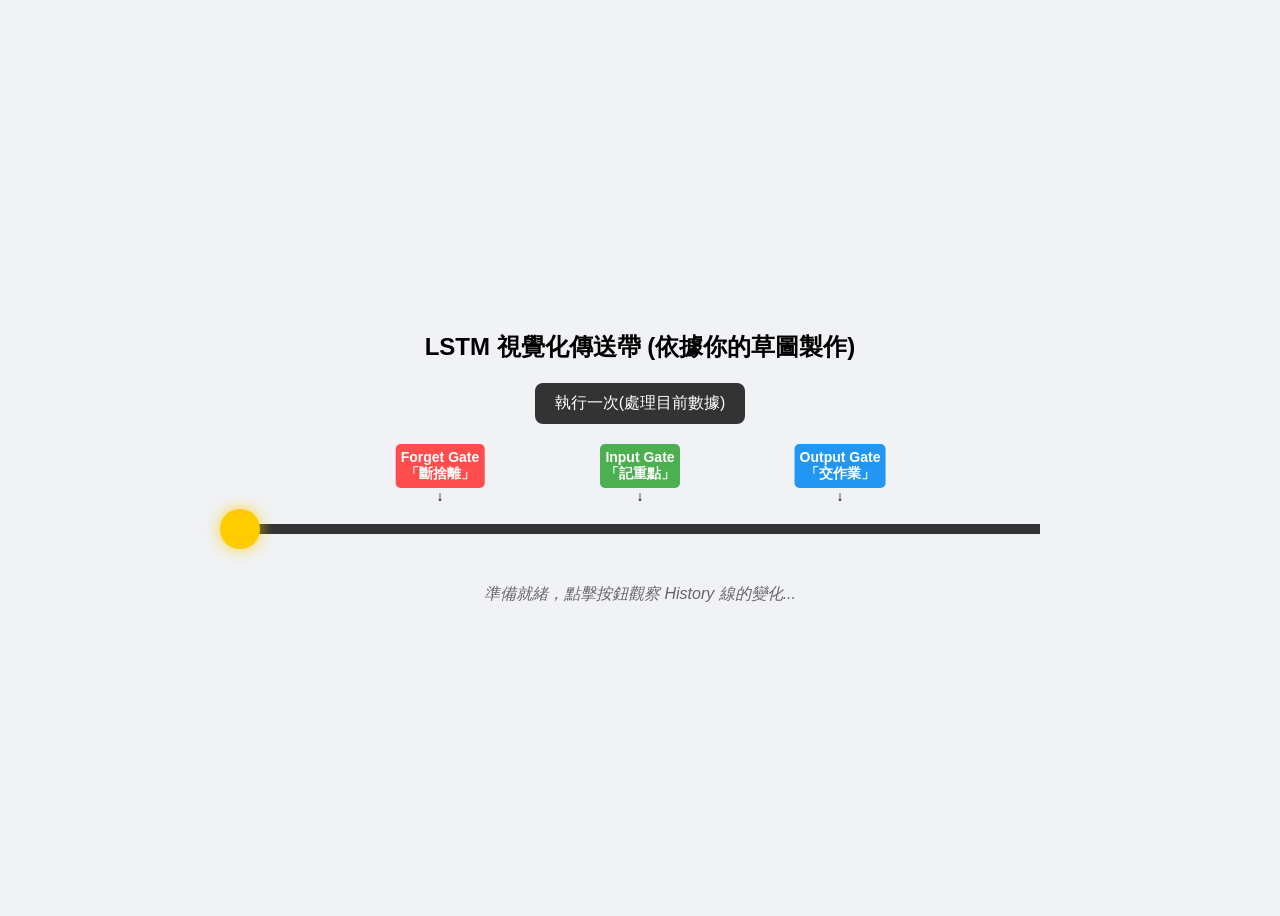
<file: vi.html>
<!DOCTYPE html>
<html>
<head>
<style>
body {
  background: #f0f2f5;
  font-family: sans-serif;
  display: flex;
  flex-direction: column;
  align-items: center;
  justify-content: center;
  height: 100vh;
  overflow: hidden;
}

.conveyor {
  width: 800px;
  height: 10px;
  background: #333;
  position: relative;
  margin-top: 100px;
}

/* 1. 修正閘門置中，並合併成單一個設定，避免重複覆蓋 */
.gate {
  position: absolute;
  top: -80px;
  text-align: center;
  font-weight: bold;
  font-size: 14px;
  transform: translateX(-50%); /* 讓閘門正中心對準 left 的設定值 */
}

.gate span {
  display: block;
  padding: 5px;
  border-radius: 5px;
  color: white;
  white-space: nowrap; /* 避免文字換行影響寬度計算 */
}

.forget { left: 200px; }
.forget span { background: #ff4d4d; }

.input { left: 400px; }
.input span { background: #4caf50; }

.output { left: 600px; }
.output span { background: #2196f3; }

.msg {
  margin-top: 50px;
  font-style: italic;
  color: #666;
}

button {
  padding: 10px 20px;
  font-size: 16px;
  cursor: pointer;
  border-radius: 8px;
  border: none;
  background: #333;
  color: white;
}

/* 2. 補上漏掉的資訊金球 CSS 樣式 */
.cell-state {
  width: 40px;
  height: 40px;
  background: #ffcc00;
  border-radius: 50%;
  position: absolute;
  
  /* 用 top 與 margin-top 完美卡死在傳送帶的垂直中心線上 */
  top: 50%;
  margin-top: -20px; 
  left: 0px;
  
  /* 讓球的左右基準點也在正中心，這樣配合 JS 的 left 就會絕對精準 */
  transform: translateX(-50%);
  transform-origin: center;
  
  box-shadow: 0 0 15px rgba(255,204,0,0.8);
  transition: all 1s linear;
}
</style>
</head>
<body>

<h2>LSTM 視覺化傳送帶 (依據你的草圖製作)</h2>
<button onclick="startFlow()">執行一次(處理目前數據)</button>

<div class="conveyor">
  <div class="gate forget"><span>Forget Gate<br>「斷捨離」</span><div id="f-arrow">↓</div></div>
  <div class="gate input"><span>Input Gate<br>「記重點」</span><div id="i-arrow">↓</div></div>
  <div class="gate output"><span>Output Gate<br>「交作業」</span><div id="o-arrow">↓</div></div>
  
  <div id="ball" class="cell-state"></div>
</div>

<div id="status" class="msg">準備就緒，點擊按鈕觀察 History 線的變化...</div>

<script>
function startFlow() {
    const ball = document.getElementById('ball');
    const status = document.getElementById('status');
    
    // 確保動畫開關是打開的，正常出發
    ball.style.transition = 'all 1s linear';
    ball.style.opacity = '1';
    ball.style.boxShadow = '0 0 15px rgba(255,204,0,0.8)';
    
    setTimeout(() => {
        // 1. 移動到 Forget Gate
        ball.style.left = '200px';
        ball.style.transform = 'translateX(-50%) scale(0.7)';
        status.innerText = "Step 1: Forget Gate - 判斷哪些舊資訊該丟掉...";
    }, 500);
    
    setTimeout(() => {
        ball.style.transform = 'translateX(-50%) scale(0.7)';
    }, 1500);
    
    setTimeout(() => {
        // 2. 移動到 Input Gate
        ball.style.left = '400px';
        ball.style.transform = 'translateX(-50%) scale(1.3)';
        status.innerText = "Step 2: Input Gate - 將當前有用的新資訊存入 History...";
    }, 2500);
    
    setTimeout(() => {
        ball.style.transform = 'translateX(-50%) scale(1.3)';
        ball.style.boxShadow = '0 0 30px rgba(255,204,0,1)';
    }, 3500);
    
    setTimeout(() => {
        // 3. 移動到 Output Gate
        ball.style.left = '600px';
        ball.style.transform = 'translateX(-50%) scale(1)';
        status.innerText = "Step 3: Output Gate - 結合記憶與現況，產出結果 (Output)...";
    }, 4500);
    
    setTimeout(() => {
        // 4. 流向下一站
        ball.style.left = '800px';
        ball.style.transform = 'translateX(-50%) scale(1)';
        status.innerText = "處理完成！更新後的 History 繼續傳遞給下一站。";
    }, 6000);

    // 【核心修正】在流程徹底結束後（第 7 秒），球已經暗掉了，直接在後台把它瞬移回起點
    setTimeout(() => {
        ball.style.transition = 'none';            // 拔掉動畫
        ball.style.left = '0px';                    // 瞬間跳回最左邊起點
        ball.style.transform = 'translateX(-50%) scale(1)'; // 還原大小
    }, 7000); 
}
</script>

</body>
</html>
</file>
